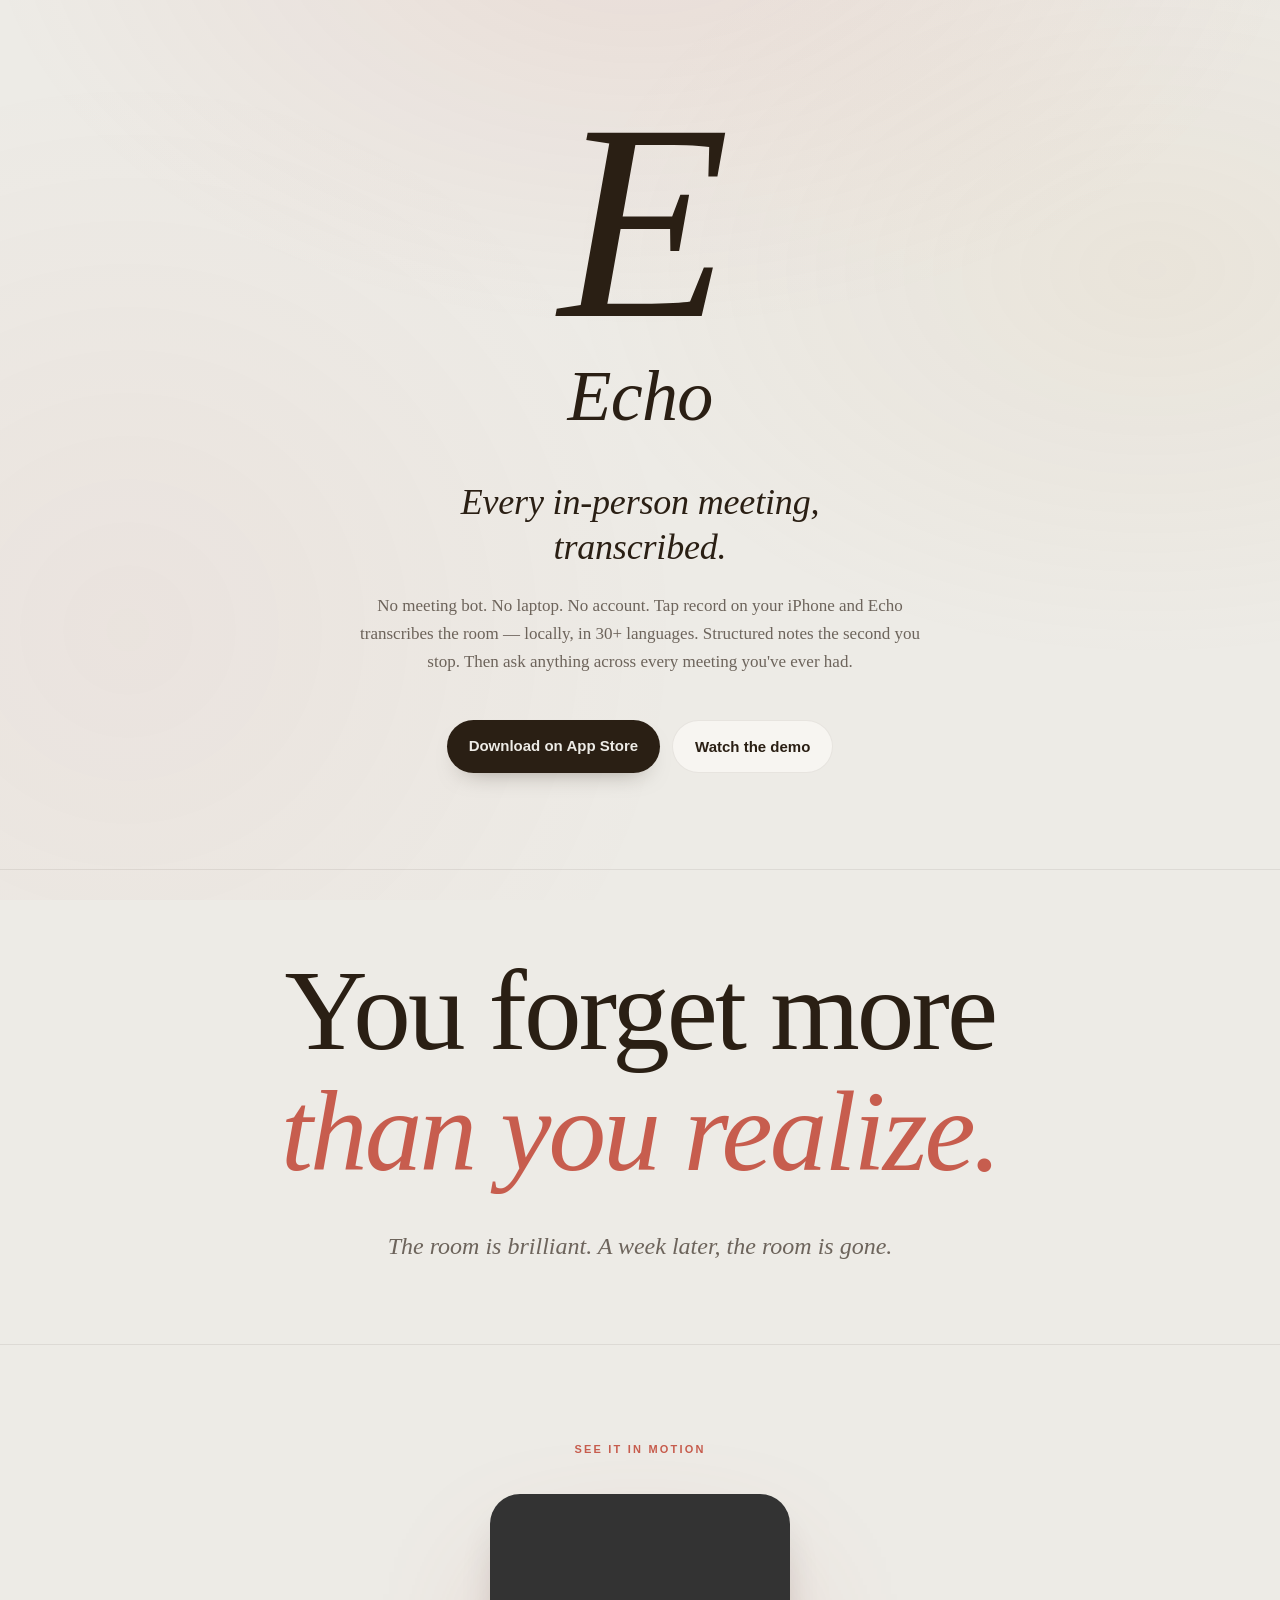
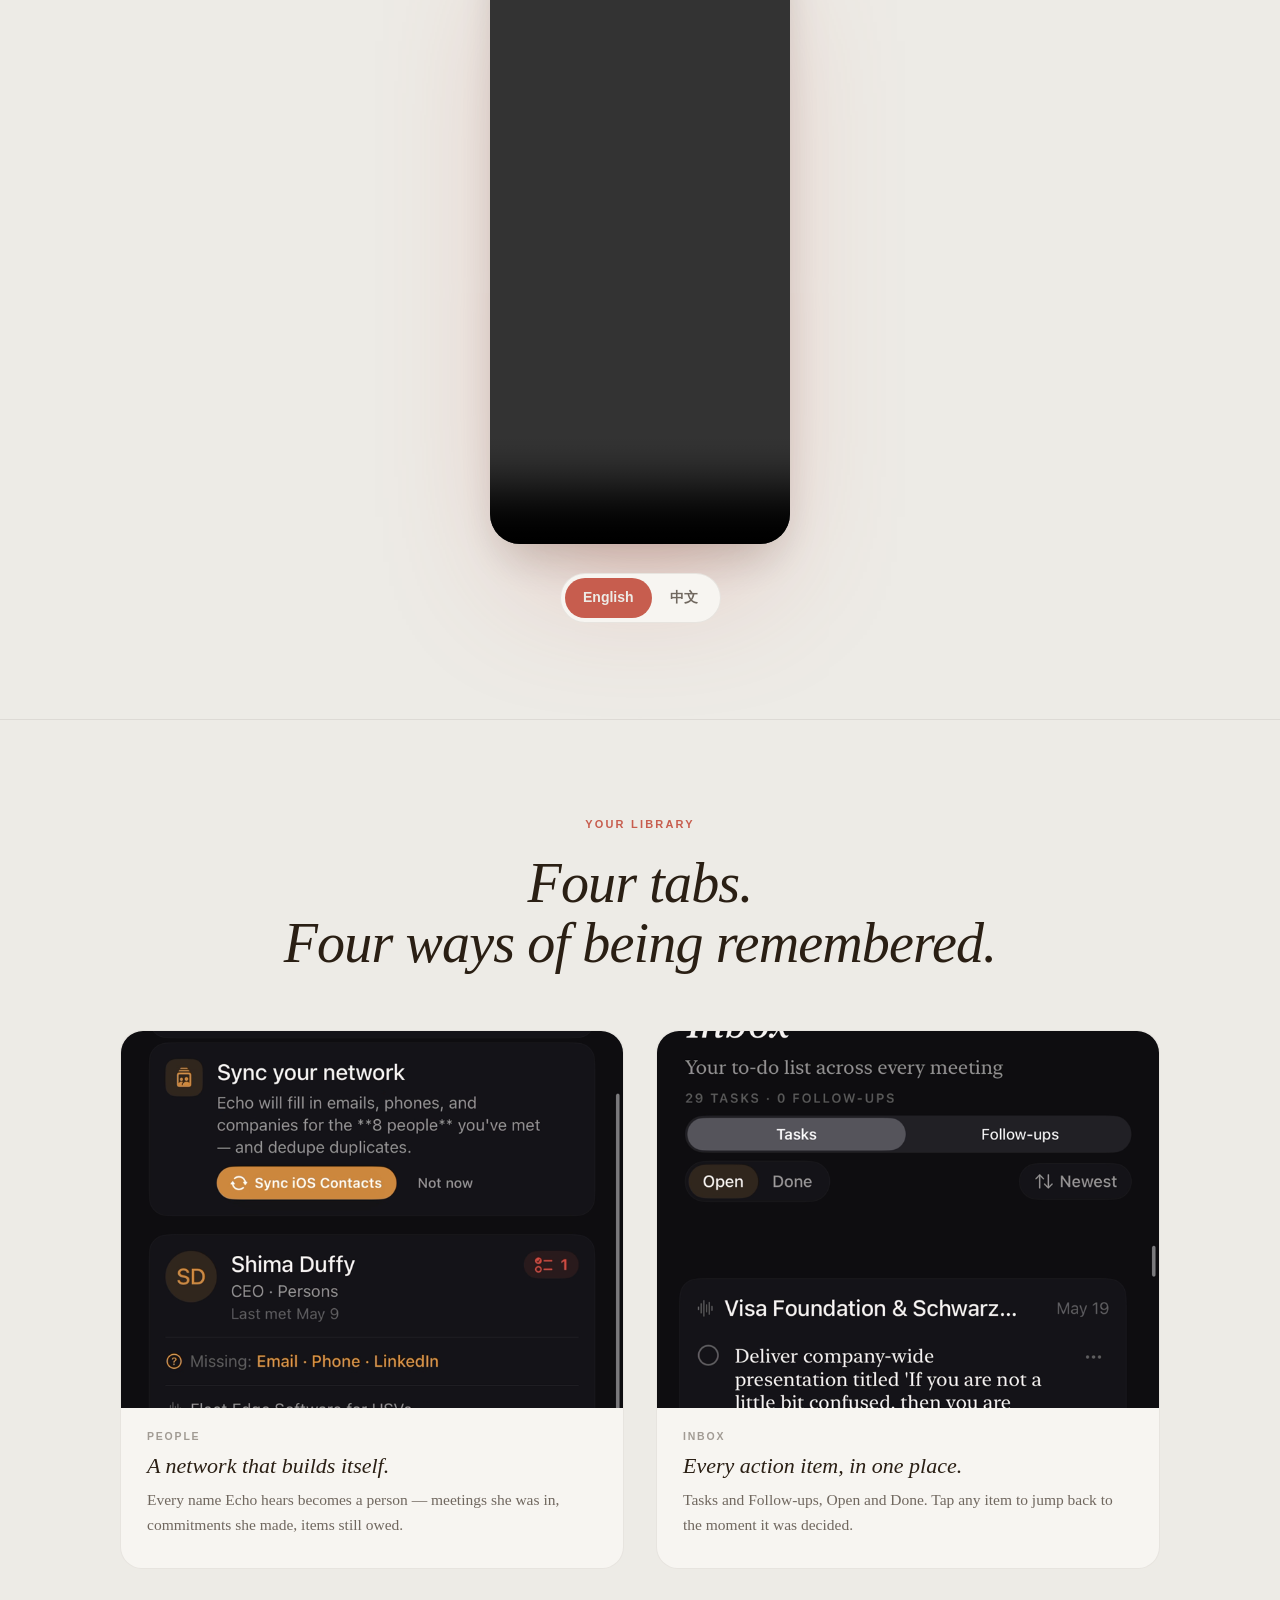
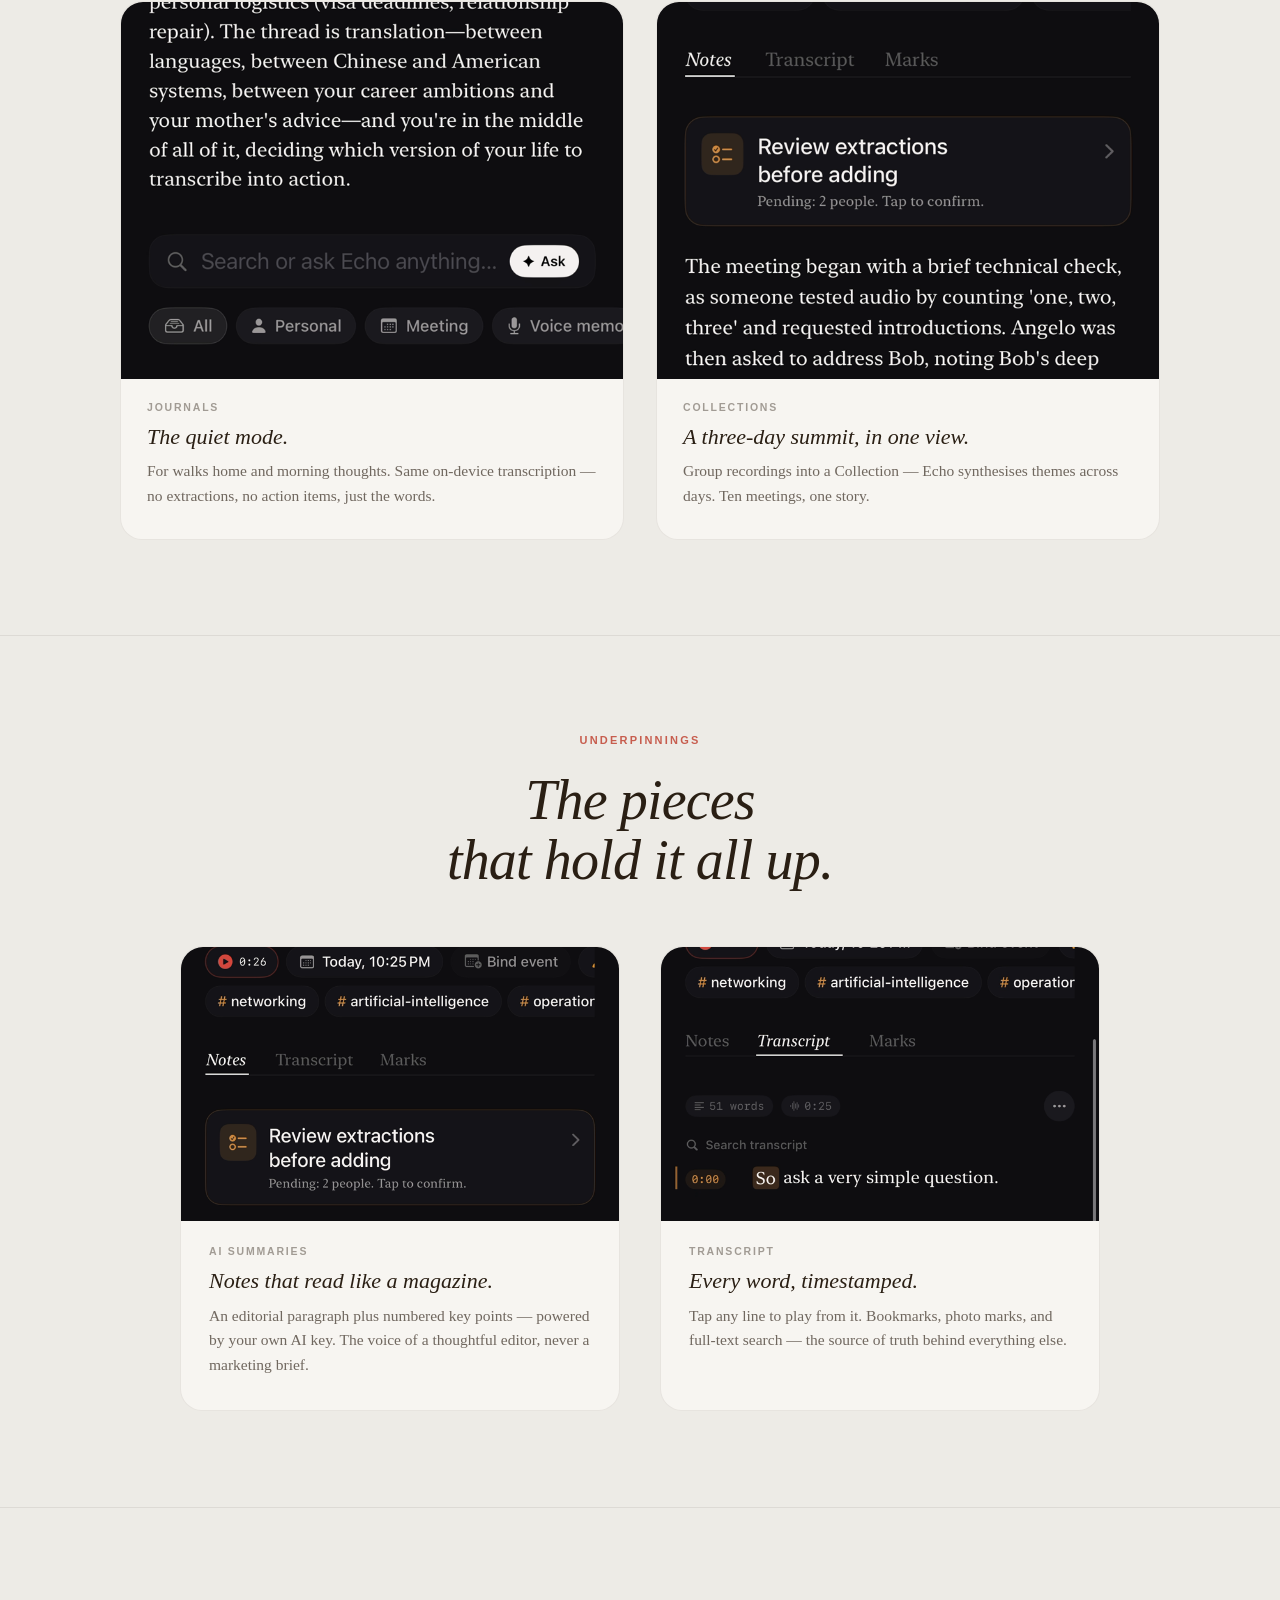
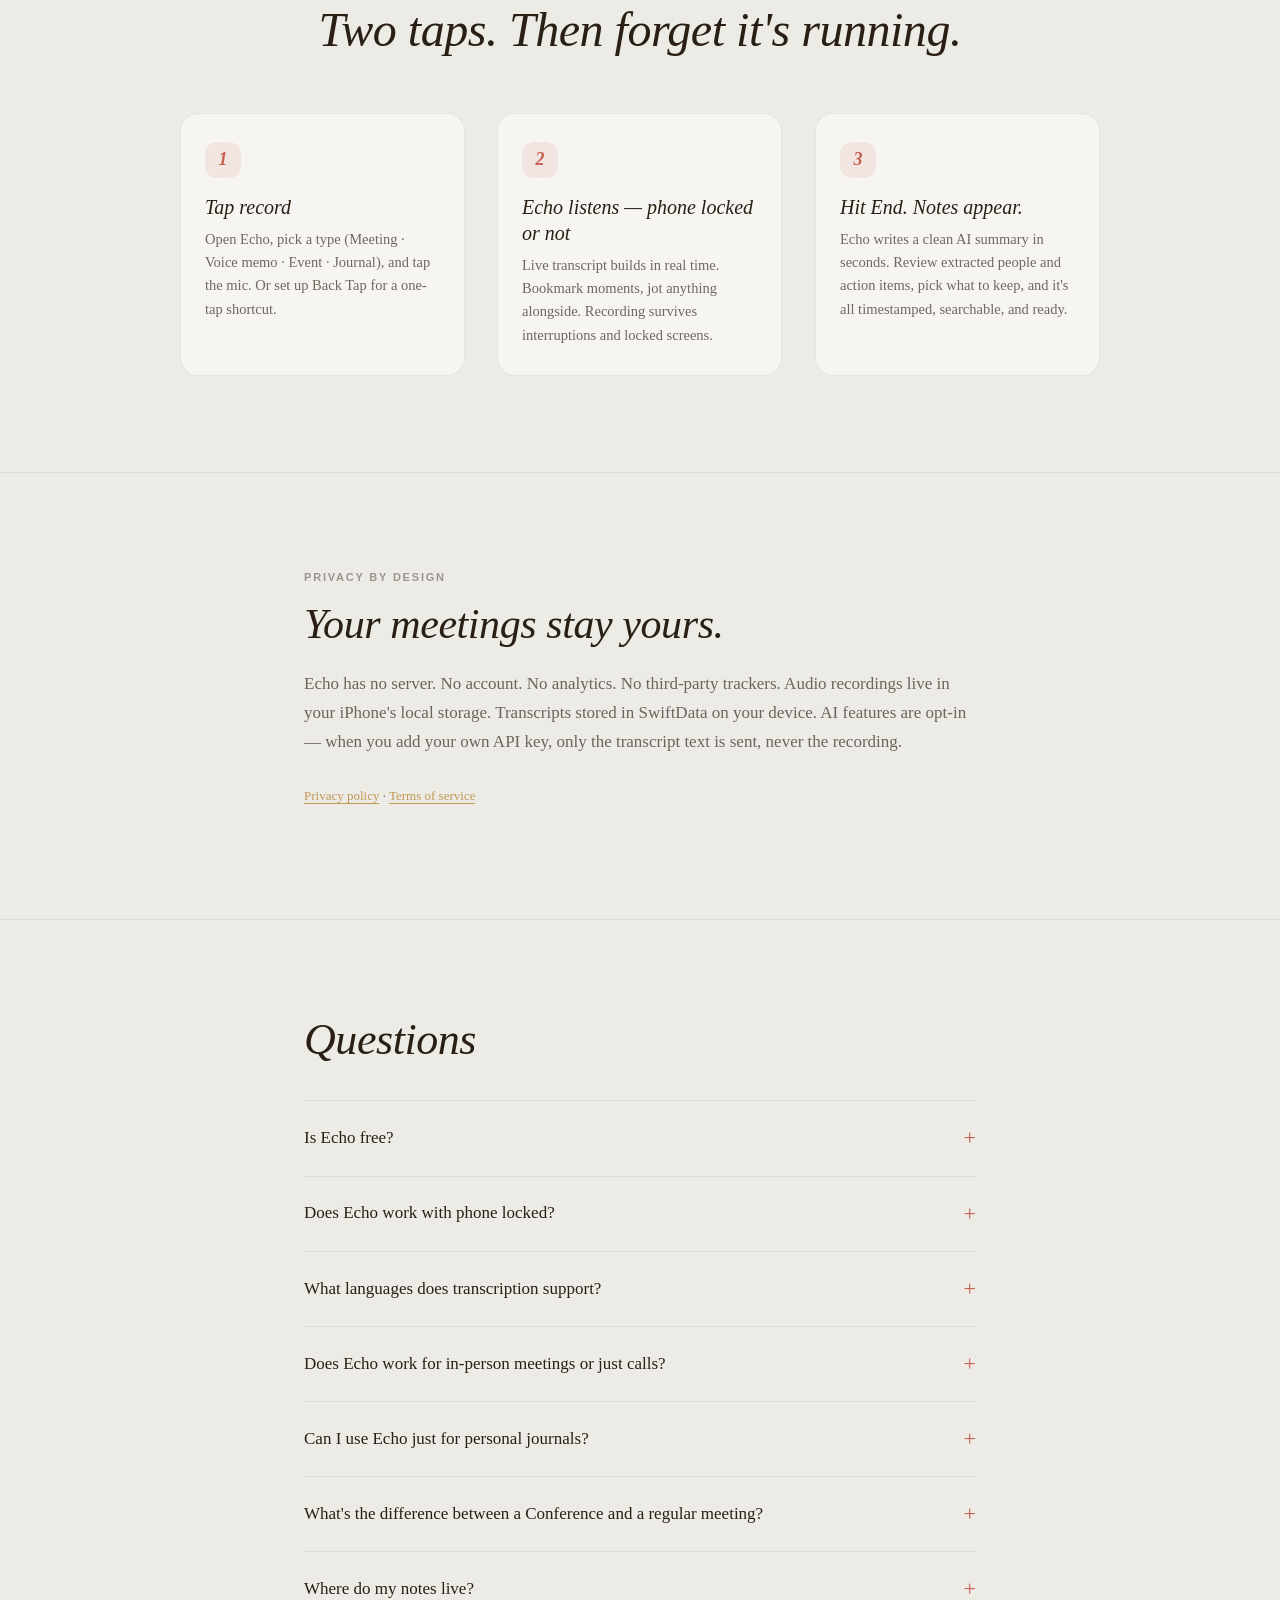
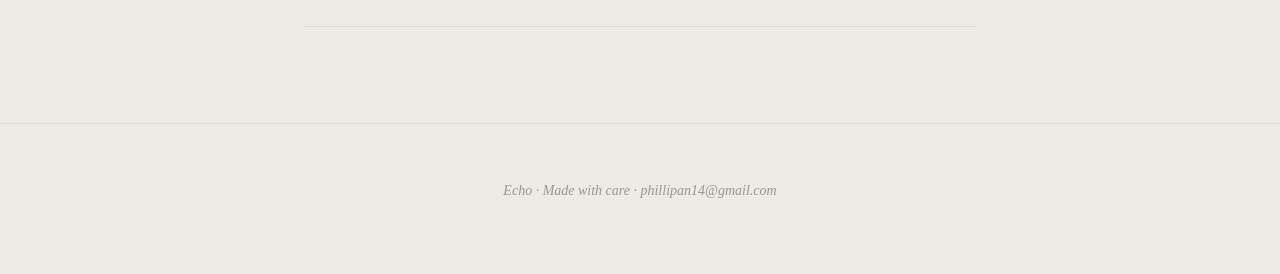
<file: docs/index.html>
<!DOCTYPE html>
<html lang="en">
<head>
    <meta charset="UTF-8">
    <meta name="viewport" content="width=device-width, initial-scale=1.0, viewport-fit=cover">
    <title>Echo — Every in-person meeting, transcribed on your iPhone.</title>
    <meta name="description" content="No meeting bot. No laptop. No account. Tap record on your iPhone — Echo transcribes the room locally in 30+ languages, writes structured notes, and answers questions across every meeting you've had.">
    <link rel="canonical" href="https://phillipan14.github.io/echo-site/">

    <meta property="og:type" content="website">
    <meta property="og:url" content="https://phillipan14.github.io/echo-site/">
    <meta property="og:title" content="Echo — Every in-person meeting, transcribed on your iPhone.">
    <meta property="og:description" content="No bot. No laptop. No account. Tap record — Echo transcribes the room locally in 30+ languages. Structured notes. Ask anything across your meeting history.">
    <meta property="og:image" content="https://phillipan14.github.io/echo-site/shots/dashboard.png">
    <meta name="twitter:card" content="summary_large_image">
    <meta name="twitter:title" content="Echo — Every in-person meeting, transcribed on your iPhone.">
    <meta name="twitter:description" content="No bot, no laptop, no account. Tap record on iPhone. 30+ languages, on-device.">
    <meta name="twitter:image" content="https://phillipan14.github.io/echo-site/shots/dashboard.png">

    <link rel="stylesheet" href="style.css">
</head>
<body>
    <main class="hero">
        <div class="container">
            <div class="hero-inner">
                <div class="echo-mark reveal">E</div>
                <h1 class="wordmark reveal reveal-delay-1">Echo</h1>
                <p class="tagline reveal reveal-delay-2">Every in-person meeting,<br><em>transcribed.</em></p>
                <p class="subtitle reveal reveal-delay-3">No meeting bot. No laptop. No account. Tap record on your iPhone and Echo transcribes the room — locally, in 30+ languages. Structured notes the second you stop. Then ask anything across every meeting you've ever had.</p>
                <div class="cta-row reveal reveal-delay-4">
                    <a href="https://apps.apple.com/app/id6766643542" class="cta-primary">Download on App Store</a>
                    <a href="#demo" class="cta-secondary">Watch the demo</a>
                </div>
            </div>
        </div>
    </main>

    <section class="moments">
        <div class="container">
            <p class="moments-line reveal">You forget more<br><em>than you realize.</em></p>
            <p class="moments-sub reveal reveal-delay-2">The room is brilliant. A week later, the room is gone.</p>
        </div>
    </section>

    <section id="demo" class="demo-section">
        <div class="container">
            <div class="demo-eyebrow reveal">SEE IT IN MOTION</div>
            <div class="demo-frame reveal reveal-delay-1">
                <video id="demo-video" class="demo-video" controls preload="metadata" playsinline>
                    <source src="demo-en.mp4" type="video/mp4">
                </video>
            </div>
            <div class="demo-lang reveal reveal-delay-2" role="group" aria-label="Video language">
                <button type="button" aria-pressed="true" data-src="demo-en.mp4">English</button>
                <button type="button" aria-pressed="false" data-src="demo-zh.mp4">中文</button>
            </div>
        </div>
    </section>

    <!-- ───────────── YOUR LIBRARY (compact 2x2) ───────────── -->
    <section class="mosaic library-mosaic">
        <div class="container container-wide">
            <div class="mosaic-head">
                <div class="stage-eyebrow reveal">YOUR LIBRARY</div>
                <h2 class="mosaic-h2 reveal reveal-delay-1">Four tabs.<br><em>Four ways of being remembered.</em></h2>
            </div>
            <div class="mosaic-grid mosaic-grid-4">
                <div class="tile reveal">
                    <div class="tile-thumb"><img src="shots/people.png" alt="Echo's People view."></div>
                    <div class="tile-eyebrow">PEOPLE</div>
                    <h3 class="tile-title">A network that builds itself.</h3>
                    <p class="tile-body">Every name Echo hears becomes a person — meetings she was in, commitments she made, items still owed.</p>
                </div>
                <div class="tile reveal reveal-delay-1">
                    <div class="tile-thumb"><img src="shots/inbox.png" alt="The Inbox tab."></div>
                    <div class="tile-eyebrow">INBOX</div>
                    <h3 class="tile-title">Every action item, in one place.</h3>
                    <p class="tile-body">Tasks and Follow-ups, Open and Done. Tap any item to jump back to the moment it was decided.</p>
                </div>
                <div class="tile reveal reveal-delay-2">
                    <div class="tile-thumb"><img src="shots/journals.png" alt="Journal recording mode."></div>
                    <div class="tile-eyebrow">JOURNALS</div>
                    <h3 class="tile-title">The quiet mode.</h3>
                    <p class="tile-body">For walks home and morning thoughts. Same on-device transcription — no extractions, no action items, just the words.</p>
                </div>
                <div class="tile reveal reveal-delay-3">
                    <div class="tile-thumb"><img src="shots/summary.png" alt="A multi-day collection synthesis."></div>
                    <div class="tile-eyebrow">COLLECTIONS</div>
                    <h3 class="tile-title">A three-day summit, in one view.</h3>
                    <p class="tile-body">Group recordings into a Collection — Echo synthesises themes across days. Ten meetings, one story.</p>
                </div>
            </div>
        </div>
    </section>

    <!-- MOSAIC — the quieter underpinnings -->
    <section class="mosaic">
        <div class="container container-wide">
            <div class="mosaic-head">
                <div class="stage-eyebrow reveal">UNDERPINNINGS</div>
                <h2 class="mosaic-h2 reveal reveal-delay-1">The pieces<br>that hold it all up.</h2>
            </div>
            <div class="mosaic-grid mosaic-grid-2">
                <div class="tile reveal">
                    <div class="tile-thumb"><img src="shots/summary.png" alt="An editorial AI-written meeting summary."></div>
                    <div class="tile-eyebrow">AI SUMMARIES</div>
                    <h3 class="tile-title">Notes that read like a magazine.</h3>
                    <p class="tile-body">An editorial paragraph plus numbered key points — powered by your own AI key. The voice of a thoughtful editor, never a marketing brief.</p>
                </div>
                <div class="tile reveal reveal-delay-1">
                    <div class="tile-thumb"><img src="shots/transcript.png" alt="Timestamped transcript with playback markers."></div>
                    <div class="tile-eyebrow">TRANSCRIPT</div>
                    <h3 class="tile-title">Every word, timestamped.</h3>
                    <p class="tile-body">Tap any line to play from it. Bookmarks, photo marks, and full-text search — the source of truth behind everything else.</p>
                </div>
            </div>
        </div>
    </section>

    <section class="how">
        <div class="container">
            <h2 class="reveal">Two taps. Then forget it's running.</h2>
            <div class="how-steps">
                <div class="how-step reveal">
                    <div class="how-num">1</div>
                    <h3>Tap record</h3>
                    <p>Open Echo, pick a type (Meeting · Voice memo · Event · Journal), and tap the mic. Or set up Back Tap for a one-tap shortcut.</p>
                </div>
                <div class="how-step reveal reveal-delay-1">
                    <div class="how-num">2</div>
                    <h3>Echo listens — phone locked or not</h3>
                    <p>Live transcript builds in real time. Bookmark moments, jot anything alongside. Recording survives interruptions and locked screens.</p>
                </div>
                <div class="how-step reveal reveal-delay-2">
                    <div class="how-num">3</div>
                    <h3>Hit End. Notes appear.</h3>
                    <p>Echo writes a clean AI summary in seconds. Review extracted people and action items, pick what to keep, and it's all timestamped, searchable, and ready.</p>
                </div>
            </div>
        </div>
    </section>

    <section class="privacy">
        <div class="container container-narrow">
            <div class="feature-eyebrow reveal">PRIVACY BY DESIGN</div>
            <h2 class="reveal reveal-delay-1">Your meetings stay yours.</h2>
            <p class="reveal reveal-delay-2">Echo has no server. No account. No analytics. No third-party trackers. Audio recordings live in your iPhone's local storage. Transcripts stored in SwiftData on your device. AI features are opt-in — when you add your own API key, only the transcript text is sent, never the recording.</p>
            <p class="aside reveal reveal-delay-3"><a href="privacy.html">Privacy policy</a> · <a href="terms.html">Terms of service</a></p>
        </div>
    </section>

    <section class="faq">
        <div class="container container-narrow">
            <h2 class="reveal">Questions</h2>
            <details>
                <summary>Is Echo free?</summary>
                <p>The app itself is free. AI features (summaries, the Ask-this-meeting chat) use your own API key from Claude or DeepSeek — you pay them directly, typically pennies per meeting. No subscription to Echo.</p>
            </details>
            <details>
                <summary>Does Echo work with phone locked?</summary>
                <p>Yes. Echo keeps transcribing even when you lock your phone or switch to another app. The recording survives interruptions like phone calls.</p>
            </details>
            <details>
                <summary>What languages does transcription support?</summary>
                <p>30+ languages via Apple Speech, on-device. Multilingual mode is built for code-switching speakers (e.g. an English-Mandarin meeting transcribes both languages in one pass).</p>
            </details>
            <details>
                <summary>Does Echo work for in-person meetings or just calls?</summary>
                <p>Both. Echo uses your iPhone's microphone, so it captures any audio your phone can hear — in-person rooms, Zoom on speaker, AirPods, etc.</p>
            </details>
            <details>
                <summary>Can I use Echo just for personal journals?</summary>
                <p>Yes. Journal is one of four recording modes and skips the people/action-item extraction by default. Speak; Echo transcribes; the entry files itself with a date and lives alongside your meetings (but private).</p>
            </details>
            <details>
                <summary>What's the difference between a Conference and a regular meeting?</summary>
                <p>Conferences are Collections — multi-day, date-bounded groupings of related recordings. You get one synthesised page across all the sessions: themes, decisions, follow-ups owed. Useful for summits, off-sites, or any week where ten meetings belong to one story.</p>
            </details>
            <details>
                <summary>Where do my notes live?</summary>
                <p>On your iPhone, in SwiftData. iCloud Backup catches them like any iPhone app. No server, no account — your meetings never leave your device unless you choose to send the transcript text to an AI provider for summary.</p>
            </details>
        </div>
    </section>

    <footer>
        <div class="container">
            <p>Echo · Made with care · <a href="mailto:phillipan14@gmail.com">phillipan14@gmail.com</a></p>
        </div>
    </footer>

    <script>
        (function() {
            var reduced = window.matchMedia('(prefers-reduced-motion: reduce)').matches;

            // Demo language toggle (always on)
            var video = document.getElementById('demo-video');
            var langButtons = document.querySelectorAll('.demo-lang button');
            langButtons.forEach(function(btn) {
                btn.addEventListener('click', function() {
                    langButtons.forEach(function(b) { b.setAttribute('aria-pressed', b === btn ? 'true' : 'false'); });
                    var wasPlaying = !video.paused;
                    video.src = btn.dataset.src;
                    video.load();
                    if (wasPlaying) video.play();
                });
            });

            if (reduced) {
                document.querySelectorAll('.reveal').forEach(function(el) { el.classList.add('in-view'); });
                return;
            }

            // Reveal-on-scroll
            var revealEls = document.querySelectorAll('.reveal');
            if ('IntersectionObserver' in window) {
                var io = new IntersectionObserver(function(entries) {
                    entries.forEach(function(entry) {
                        if (entry.isIntersecting) {
                            entry.target.classList.add('in-view');
                            io.unobserve(entry.target);
                        }
                    });
                }, { threshold: 0.08, rootMargin: '0px 0px -6% 0px' });
                revealEls.forEach(function(el) { io.observe(el); });
            } else {
                revealEls.forEach(function(el) { el.classList.add('in-view'); });
            }

            // Safety net: force-reveal anything still hidden after 1.8s
            // (handles cases where IO never fires — e.g. sections already past threshold on load)
            setTimeout(function() {
                document.querySelectorAll('.reveal:not(.in-view)').forEach(function(el) {
                    var rect = el.getBoundingClientRect();
                    if (rect.top < window.innerHeight * 1.1) {
                        el.classList.add('in-view');
                    }
                });
            }, 1800);

            // Final safety: after 4s, reveal everything regardless
            setTimeout(function() {
                document.querySelectorAll('.reveal:not(.in-view)').forEach(function(el) {
                    el.classList.add('in-view');
                });
            }, 4000);

            // Hero parallax (desktop only, gentle)
            var hero = document.querySelector('.hero-inner');
            var isMobile = window.matchMedia('(max-width: 720px)').matches;
            if (hero && !isMobile) {
                var ticking = false;
                window.addEventListener('scroll', function() {
                    if (ticking) return;
                    ticking = true;
                    window.requestAnimationFrame(function() {
                        var y = window.scrollY || window.pageYOffset;
                        var vh = window.innerHeight;
                        if (y < vh * 1.2) {
                            hero.style.transform = 'translate3d(0,' + (y * 0.28) + 'px,0)';
                            hero.style.opacity = Math.max(0, 1 - (y / (vh * 0.85))).toFixed(3);
                        }
                        ticking = false;
                    });
                }, { passive: true });
            }

        })();
    </script>
</body>
</html>
</file>
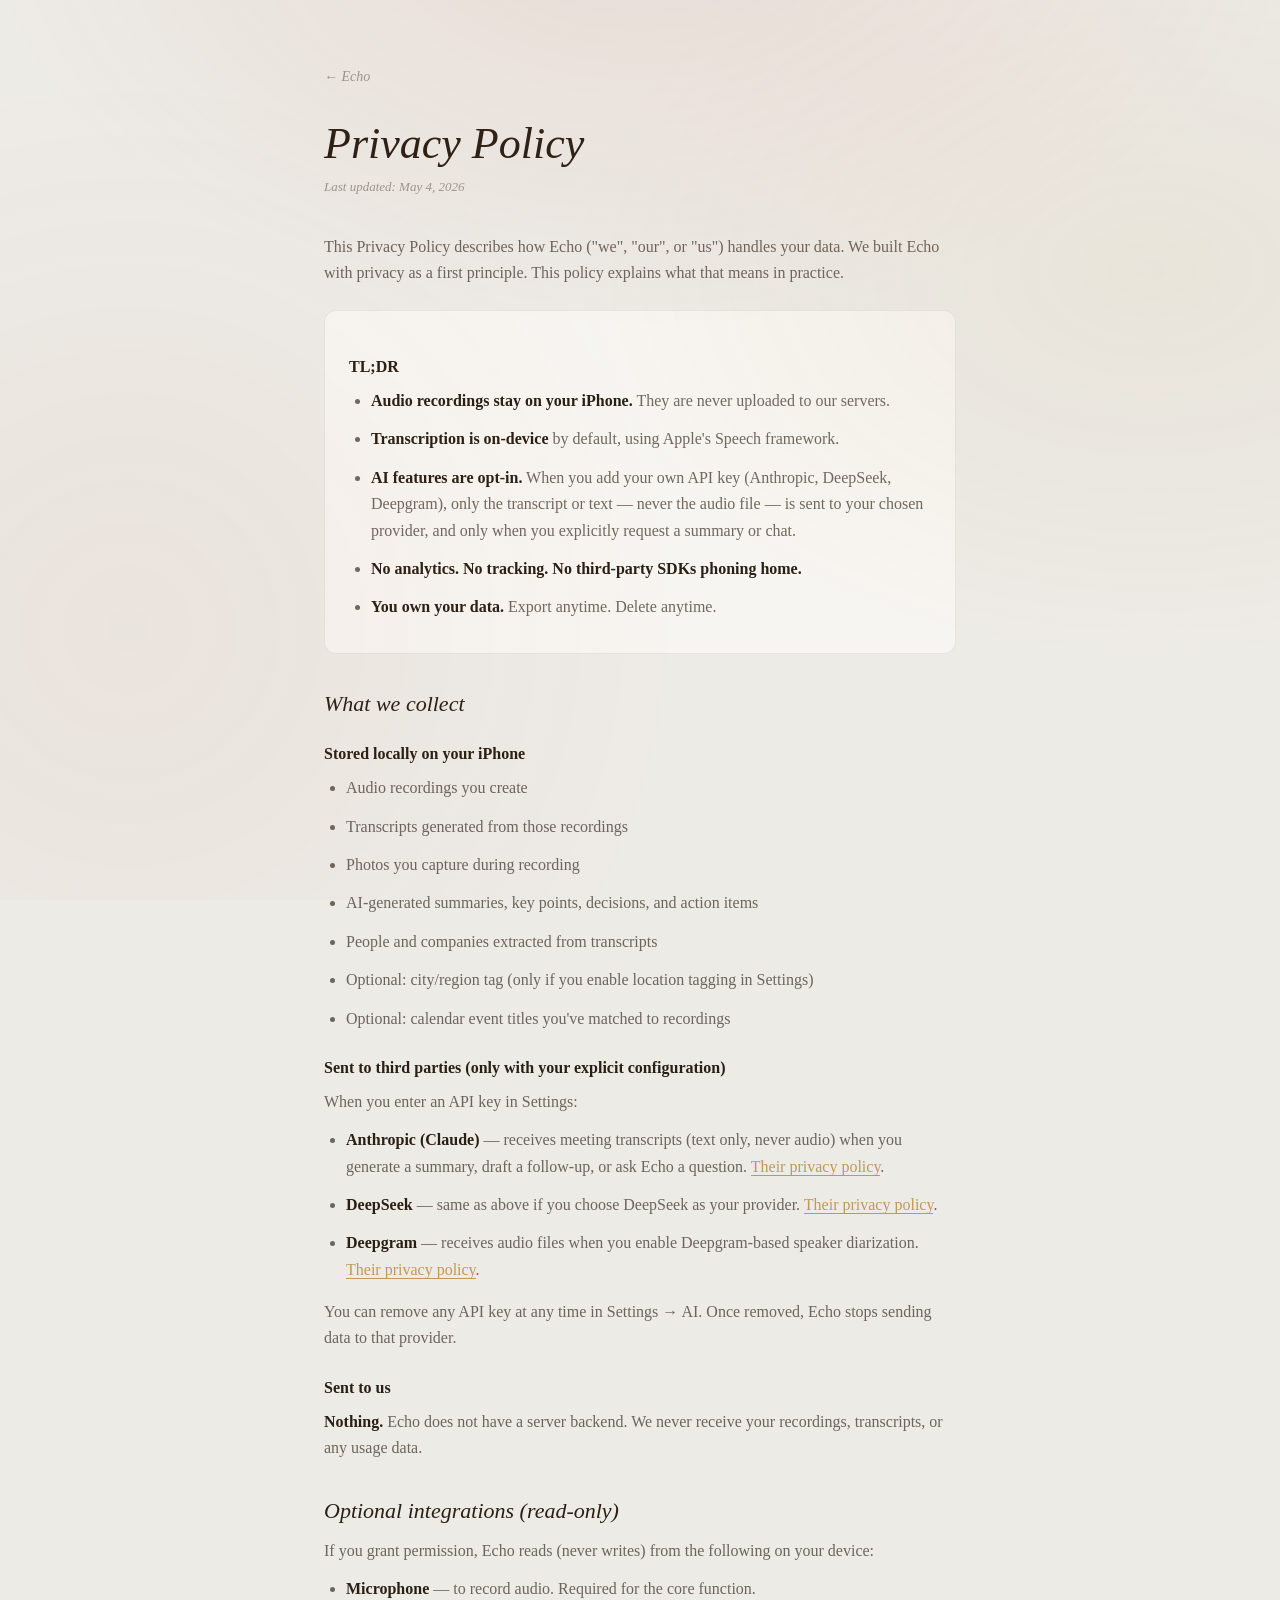
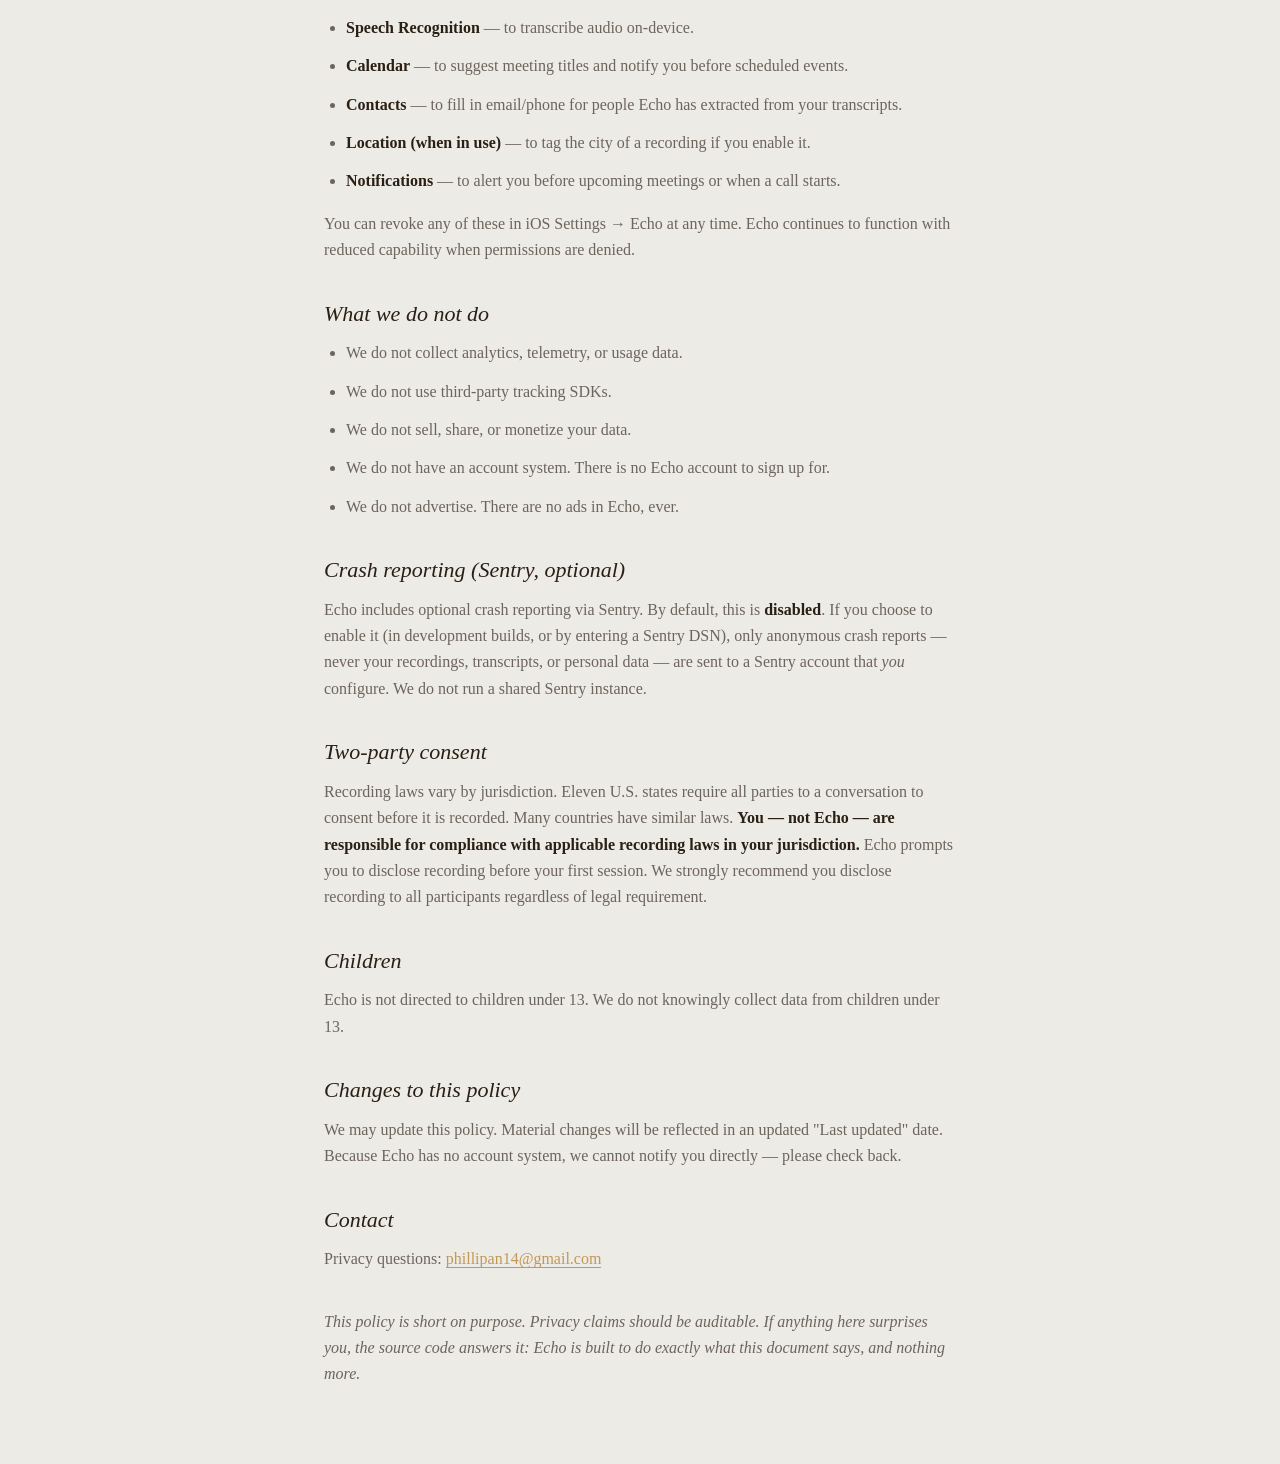
<file: docs/privacy.html>
<!DOCTYPE html>
<html lang="en">
<head>
    <meta charset="UTF-8">
    <meta name="viewport" content="width=device-width, initial-scale=1.0">
    <title>Privacy Policy — Echo</title>
    <link rel="stylesheet" href="style.css">
</head>
<body>
    <article class="doc-page">
        <a href="index.html" class="home-link">← Echo</a>
        <h1>Privacy Policy</h1>
        <p class="updated">Last updated: May 4, 2026</p>

        <p>This Privacy Policy describes how Echo ("we", "our", or "us") handles your data. We built Echo with privacy as a first principle. This policy explains what that means in practice.</p>

        <div class="tldr">
            <h3>TL;DR</h3>
            <ul>
                <li><strong>Audio recordings stay on your iPhone.</strong> They are never uploaded to our servers.</li>
                <li><strong>Transcription is on-device</strong> by default, using Apple's Speech framework.</li>
                <li><strong>AI features are opt-in.</strong> When you add your own API key (Anthropic, DeepSeek, Deepgram), only the transcript or text — never the audio file — is sent to your chosen provider, and only when you explicitly request a summary or chat.</li>
                <li><strong>No analytics. No tracking. No third-party SDKs phoning home.</strong></li>
                <li><strong>You own your data.</strong> Export anytime. Delete anytime.</li>
            </ul>
        </div>

        <h2>What we collect</h2>

        <h3>Stored locally on your iPhone</h3>
        <ul>
            <li>Audio recordings you create</li>
            <li>Transcripts generated from those recordings</li>
            <li>Photos you capture during recording</li>
            <li>AI-generated summaries, key points, decisions, and action items</li>
            <li>People and companies extracted from transcripts</li>
            <li>Optional: city/region tag (only if you enable location tagging in Settings)</li>
            <li>Optional: calendar event titles you've matched to recordings</li>
        </ul>

        <h3>Sent to third parties (only with your explicit configuration)</h3>
        <p>When you enter an API key in Settings:</p>
        <ul>
            <li><strong>Anthropic (Claude)</strong> — receives meeting transcripts (text only, never audio) when you generate a summary, draft a follow-up, or ask Echo a question. <a href="https://www.anthropic.com/legal/privacy">Their privacy policy</a>.</li>
            <li><strong>DeepSeek</strong> — same as above if you choose DeepSeek as your provider. <a href="https://platform.deepseek.com/privacy">Their privacy policy</a>.</li>
            <li><strong>Deepgram</strong> — receives audio files when you enable Deepgram-based speaker diarization. <a href="https://deepgram.com/privacy">Their privacy policy</a>.</li>
        </ul>
        <p>You can remove any API key at any time in Settings → AI. Once removed, Echo stops sending data to that provider.</p>

        <h3>Sent to us</h3>
        <p><strong>Nothing.</strong> Echo does not have a server backend. We never receive your recordings, transcripts, or any usage data.</p>

        <h2>Optional integrations (read-only)</h2>
        <p>If you grant permission, Echo reads (never writes) from the following on your device:</p>
        <ul>
            <li><strong>Microphone</strong> — to record audio. Required for the core function.</li>
            <li><strong>Speech Recognition</strong> — to transcribe audio on-device.</li>
            <li><strong>Calendar</strong> — to suggest meeting titles and notify you before scheduled events.</li>
            <li><strong>Contacts</strong> — to fill in email/phone for people Echo has extracted from your transcripts.</li>
            <li><strong>Location (when in use)</strong> — to tag the city of a recording if you enable it.</li>
            <li><strong>Notifications</strong> — to alert you before upcoming meetings or when a call starts.</li>
        </ul>
        <p>You can revoke any of these in iOS Settings → Echo at any time. Echo continues to function with reduced capability when permissions are denied.</p>

        <h2>What we do not do</h2>
        <ul>
            <li>We do not collect analytics, telemetry, or usage data.</li>
            <li>We do not use third-party tracking SDKs.</li>
            <li>We do not sell, share, or monetize your data.</li>
            <li>We do not have an account system. There is no Echo account to sign up for.</li>
            <li>We do not advertise. There are no ads in Echo, ever.</li>
        </ul>

        <h2>Crash reporting (Sentry, optional)</h2>
        <p>Echo includes optional crash reporting via Sentry. By default, this is <strong>disabled</strong>. If you choose to enable it (in development builds, or by entering a Sentry DSN), only anonymous crash reports — never your recordings, transcripts, or personal data — are sent to a Sentry account that <em>you</em> configure. We do not run a shared Sentry instance.</p>

        <h2>Two-party consent</h2>
        <p>Recording laws vary by jurisdiction. Eleven U.S. states require all parties to a conversation to consent before it is recorded. Many countries have similar laws. <strong>You — not Echo — are responsible for compliance with applicable recording laws in your jurisdiction.</strong> Echo prompts you to disclose recording before your first session. We strongly recommend you disclose recording to all participants regardless of legal requirement.</p>

        <h2>Children</h2>
        <p>Echo is not directed to children under 13. We do not knowingly collect data from children under 13.</p>

        <h2>Changes to this policy</h2>
        <p>We may update this policy. Material changes will be reflected in an updated "Last updated" date. Because Echo has no account system, we cannot notify you directly — please check back.</p>

        <h2>Contact</h2>
        <p>Privacy questions: <a href="mailto:phillipan14@gmail.com">phillipan14@gmail.com</a></p>

        <p style="font-style: italic; margin-top: 36px;">This policy is short on purpose. Privacy claims should be auditable. If anything here surprises you, the source code answers it: Echo is built to do exactly what this document says, and nothing more.</p>
    </article>
</body>
</html>
</file>
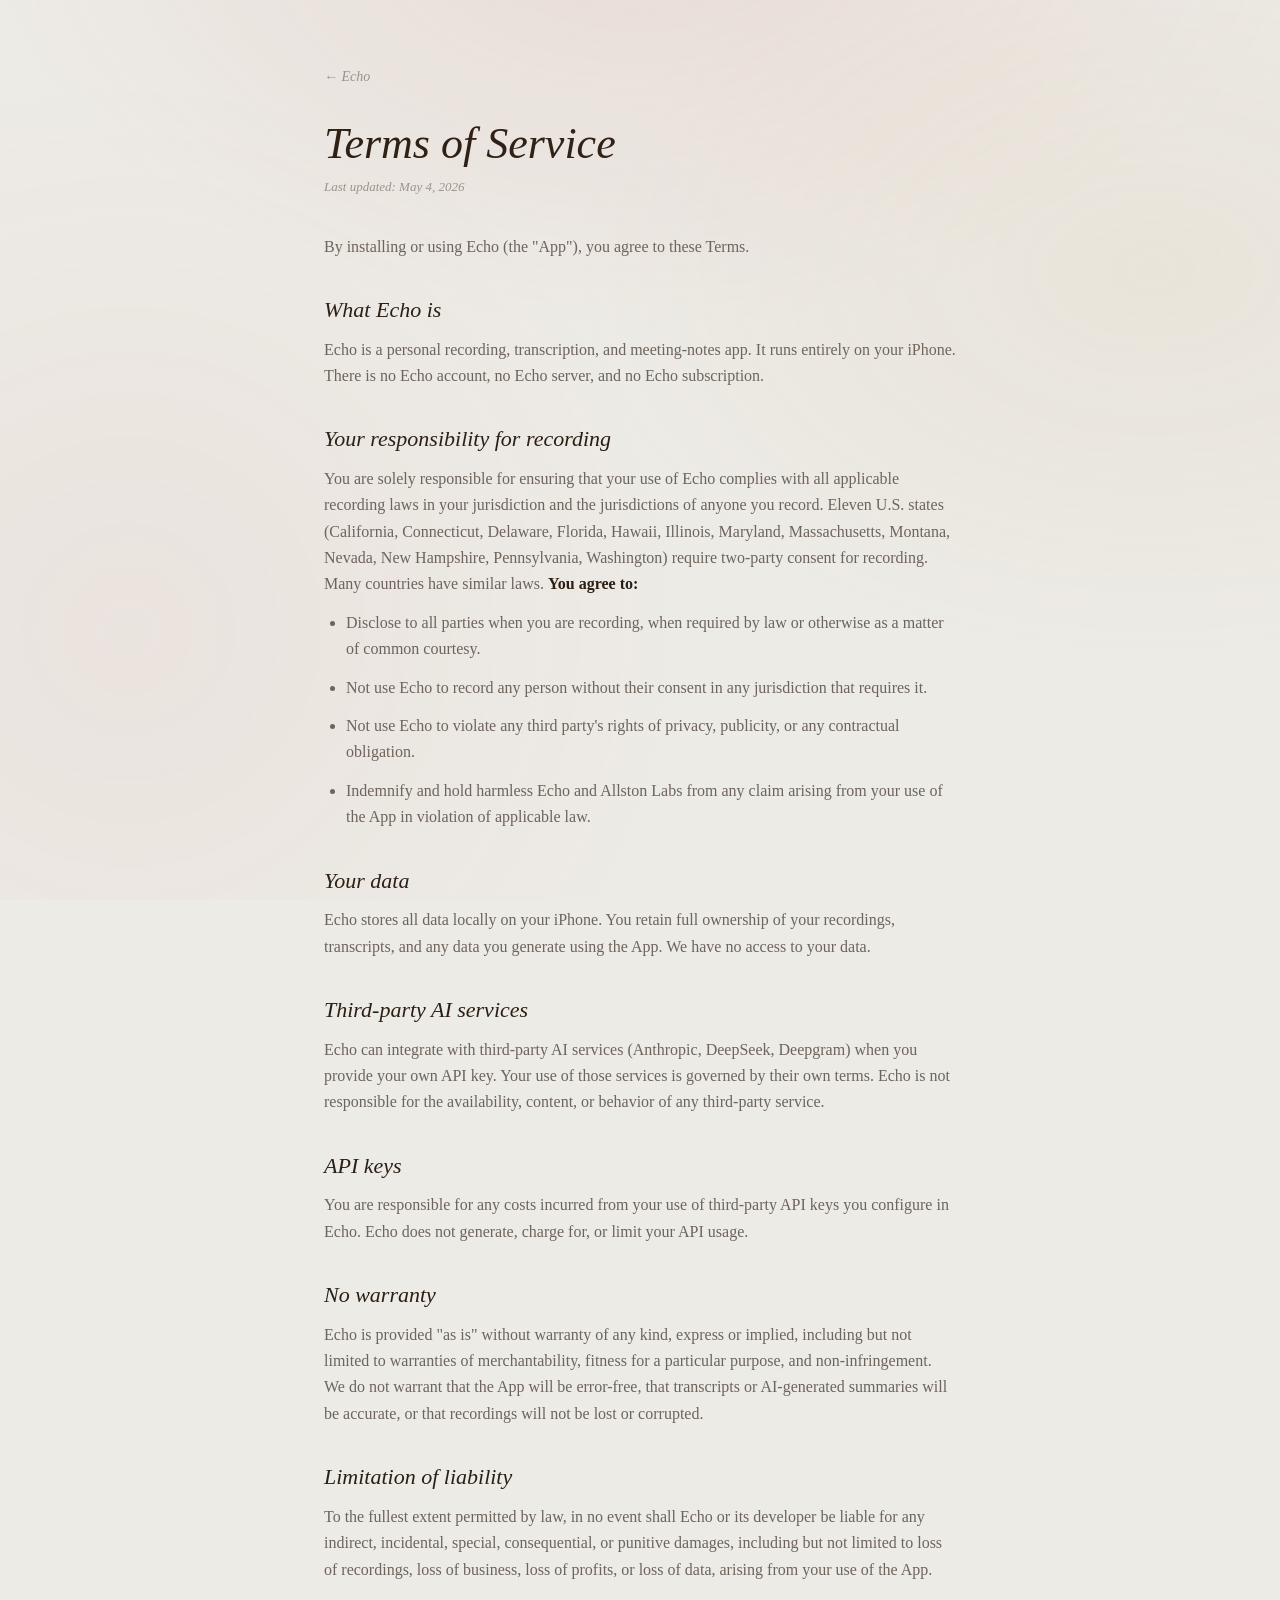
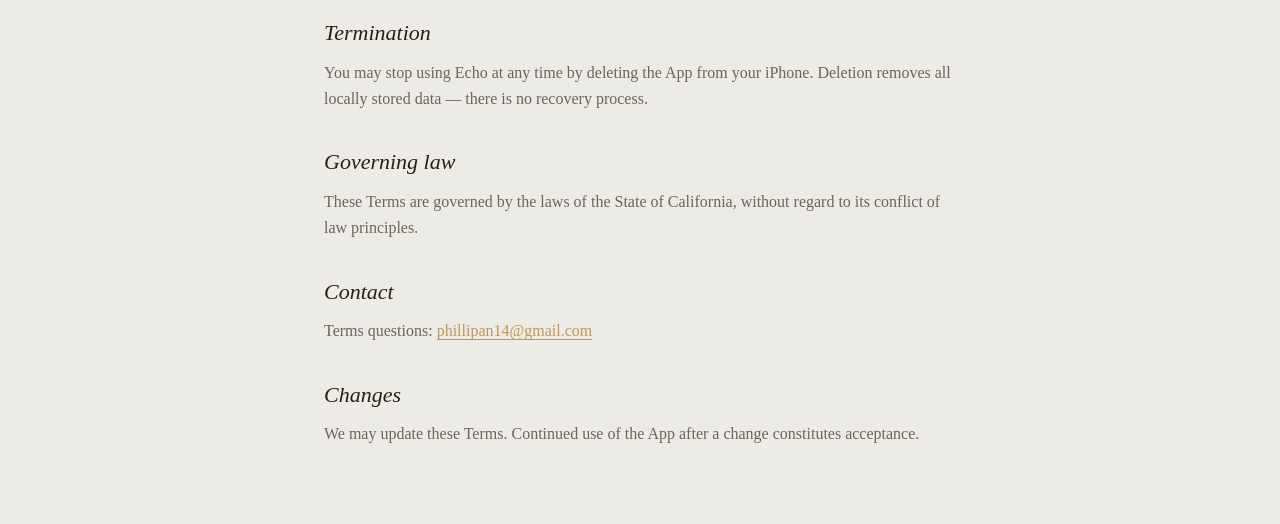
<file: docs/terms.html>
<!DOCTYPE html>
<html lang="en">
<head>
    <meta charset="UTF-8">
    <meta name="viewport" content="width=device-width, initial-scale=1.0">
    <title>Terms of Service — Echo</title>
    <link rel="stylesheet" href="style.css">
</head>
<body>
    <article class="doc-page">
        <a href="index.html" class="home-link">← Echo</a>
        <h1>Terms of Service</h1>
        <p class="updated">Last updated: May 4, 2026</p>

        <p>By installing or using Echo (the "App"), you agree to these Terms.</p>

        <h2>What Echo is</h2>
        <p>Echo is a personal recording, transcription, and meeting-notes app. It runs entirely on your iPhone. There is no Echo account, no Echo server, and no Echo subscription.</p>

        <h2>Your responsibility for recording</h2>
        <p>You are solely responsible for ensuring that your use of Echo complies with all applicable recording laws in your jurisdiction and the jurisdictions of anyone you record. Eleven U.S. states (California, Connecticut, Delaware, Florida, Hawaii, Illinois, Maryland, Massachusetts, Montana, Nevada, New Hampshire, Pennsylvania, Washington) require two-party consent for recording. Many countries have similar laws. <strong>You agree to:</strong></p>
        <ul>
            <li>Disclose to all parties when you are recording, when required by law or otherwise as a matter of common courtesy.</li>
            <li>Not use Echo to record any person without their consent in any jurisdiction that requires it.</li>
            <li>Not use Echo to violate any third party's rights of privacy, publicity, or any contractual obligation.</li>
            <li>Indemnify and hold harmless Echo and Allston Labs from any claim arising from your use of the App in violation of applicable law.</li>
        </ul>

        <h2>Your data</h2>
        <p>Echo stores all data locally on your iPhone. You retain full ownership of your recordings, transcripts, and any data you generate using the App. We have no access to your data.</p>

        <h2>Third-party AI services</h2>
        <p>Echo can integrate with third-party AI services (Anthropic, DeepSeek, Deepgram) when you provide your own API key. Your use of those services is governed by their own terms. Echo is not responsible for the availability, content, or behavior of any third-party service.</p>

        <h2>API keys</h2>
        <p>You are responsible for any costs incurred from your use of third-party API keys you configure in Echo. Echo does not generate, charge for, or limit your API usage.</p>

        <h2>No warranty</h2>
        <p>Echo is provided "as is" without warranty of any kind, express or implied, including but not limited to warranties of merchantability, fitness for a particular purpose, and non-infringement. We do not warrant that the App will be error-free, that transcripts or AI-generated summaries will be accurate, or that recordings will not be lost or corrupted.</p>

        <h2>Limitation of liability</h2>
        <p>To the fullest extent permitted by law, in no event shall Echo or its developer be liable for any indirect, incidental, special, consequential, or punitive damages, including but not limited to loss of recordings, loss of business, loss of profits, or loss of data, arising from your use of the App.</p>

        <h2>Termination</h2>
        <p>You may stop using Echo at any time by deleting the App from your iPhone. Deletion removes all locally stored data — there is no recovery process.</p>

        <h2>Governing law</h2>
        <p>These Terms are governed by the laws of the State of California, without regard to its conflict of law principles.</p>

        <h2>Contact</h2>
        <p>Terms questions: <a href="mailto:phillipan14@gmail.com">phillipan14@gmail.com</a></p>

        <h2>Changes</h2>
        <p>We may update these Terms. Continued use of the App after a change constitutes acceptance.</p>
    </article>
</body>
</html>
</file>
<file: docs/style.css>
:root {
    --cream: #EDEBE6;
    --surface: #F7F5F1;
    --warm-ink: #2A1F14;
    --warm-ink-soft: rgba(42, 31, 20, 0.66);
    --warm-ink-faint: rgba(42, 31, 20, 0.42);
    --terracotta: #C75D4E;
    --accent-warm: #C29856;
    --hairline: rgba(42, 31, 20, 0.08);
    --ease-expo: cubic-bezier(0.16, 1, 0.3, 1);
}

* {
    box-sizing: border-box;
    margin: 0;
    padding: 0;
}

html {
    -webkit-text-size-adjust: 100%;
    text-rendering: optimizeLegibility;
    -webkit-font-smoothing: antialiased;
    -moz-osx-font-smoothing: grayscale;
    scroll-behavior: smooth;
    overflow-x: hidden;
}

body {
    font-family: 'New York', 'Georgia', serif;
    background: var(--cream);
    color: var(--warm-ink);
    line-height: 1.55;
    overflow-x: hidden;
    width: 100%;
}

/* Atmospheric body wash */
body::before {
    content: "";
    position: fixed;
    inset: 0;
    background:
        radial-gradient(1100px 700px at 50% -10%, rgba(199, 93, 78, 0.10), transparent 60%),
        radial-gradient(900px 600px at 90% 30%, rgba(194, 152, 86, 0.08), transparent 65%),
        radial-gradient(800px 800px at 10% 70%, rgba(199, 93, 78, 0.05), transparent 70%);
    pointer-events: none;
    z-index: 0;
}

main, section, footer {
    position: relative;
    z-index: 1;
}

.container {
    max-width: 1100px;
    margin: 0 auto;
    padding: 0 24px;
}

.container-wide {
    max-width: 1180px;
}

/* Narrow inner content for prose-heavy sections (faq, privacy, how, footer, demo, library-intro, moments) */
.container-narrow {
    max-width: 720px;
}

/* Within the new wider .container, narrow prose blocks by max-width on the elements themselves */
.hero .subtitle,
.moments-sub,
.library-sub {
    max-width: 560px;
    margin-left: auto;
    margin-right: auto;
}

/* Reveal-on-scroll — slower, more deliberate */
.reveal {
    opacity: 0;
    transform: translateY(22px);
    transition: opacity 900ms var(--ease-expo), transform 900ms var(--ease-expo);
    will-change: opacity, transform;
}
.reveal.in-view {
    opacity: 1;
    transform: translateY(0);
}
.reveal-delay-1 { transition-delay: 120ms; }
.reveal-delay-2 { transition-delay: 240ms; }
.reveal-delay-3 { transition-delay: 360ms; }
.reveal-delay-4 { transition-delay: 480ms; }

/* ───────────── HERO ───────────── */
.hero {
    padding: 96px 0;
    text-align: center;
    min-height: 72vh;
    display: flex;
    align-items: center;
    overflow: hidden;
}
.hero .container { width: 100%; }
.hero-inner { will-change: transform, opacity; }

.echo-mark {
    font-style: italic;
    font-weight: 400;
    font-size: clamp(140px, 22vw, 280px);
    line-height: 0.9;
    color: var(--warm-ink);
    margin-bottom: 12px;
    letter-spacing: -0.03em;
}

.wordmark {
    font-style: italic;
    font-weight: 400;
    font-size: clamp(48px, 6vw, 72px);
    line-height: 1;
    color: var(--warm-ink);
    margin-bottom: 48px;
    letter-spacing: -0.01em;
}

.tagline {
    font-style: italic;
    font-size: clamp(26px, 3.2vw, 36px);
    line-height: 1.25;
    color: var(--warm-ink);
    margin-bottom: 22px;
    font-weight: 400;
    letter-spacing: -0.005em;
}

.subtitle {
    font-size: 17px;
    line-height: 1.65;
    color: var(--warm-ink-soft);
    max-width: 560px;
    margin: 0 auto 44px;
}

.cta-row {
    display: flex;
    gap: 12px;
    justify-content: center;
    flex-wrap: wrap;
}

.cta-primary,
.cta-secondary {
    display: inline-block;
    padding: 14px 22px;
    border-radius: 28px;
    font-size: 15px;
    font-weight: 600;
    text-decoration: none;
    transition: transform 600ms var(--ease-expo), opacity 600ms var(--ease-expo), box-shadow 600ms var(--ease-expo);
    font-family: -apple-system, BlinkMacSystemFont, 'SF Pro Text', sans-serif;
}

.cta-primary {
    background: var(--warm-ink);
    color: var(--cream);
    box-shadow: 0 12px 24px -16px rgba(42, 31, 20, 0.5);
}

.cta-secondary {
    background: var(--surface);
    color: var(--warm-ink);
    border: 0.5px solid var(--hairline);
}

.cta-primary:hover,
.cta-secondary:hover {
    transform: translateY(-2px);
    opacity: 0.96;
    box-shadow: 0 16px 32px -16px rgba(42, 31, 20, 0.45);
}

/* ───────────── MOMENTS INTRO ───────────── */
.moments {
    min-height: 50vh;
    display: flex;
    align-items: center;
    justify-content: center;
    padding: 80px 0;
    border-top: 0.5px solid var(--hairline);
    text-align: center;
}

.moments-line {
    font-style: normal;
    font-weight: 400;
    font-size: clamp(40px, 9vw, 130px);
    line-height: 1.05;
    color: var(--warm-ink);
    letter-spacing: -0.025em;
    margin-bottom: 36px;
    overflow-wrap: break-word;
    word-wrap: break-word;
    hyphens: auto;
}

.moments-line em {
    font-style: italic;
    color: var(--terracotta);
}

.moments-sub {
    font-style: italic;
    font-size: clamp(18px, 2.2vw, 24px);
    line-height: 1.5;
    color: var(--warm-ink-soft);
    max-width: 560px;
    margin: 0 auto;
}

/* ───────────── DEMO ───────────── */
.demo-section {
    padding: 96px 0;
    border-top: 0.5px solid var(--hairline);
    text-align: center;
    overflow: hidden; /* contain the bleed glow */
}

.demo-eyebrow {
    font-family: -apple-system, BlinkMacSystemFont, 'SF Pro Text', sans-serif;
    font-size: 11px;
    font-weight: 600;
    letter-spacing: 2.2px;
    color: var(--terracotta);
    margin-bottom: 36px;
    display: block;
}

.demo-frame {
    position: relative;
    display: block;
    margin: 0 auto 28px;
    width: fit-content;
    max-width: 100%;
}

.demo-frame::before {
    content: "";
    position: absolute;
    inset: -8% -10%;
    background: radial-gradient(closest-side, rgba(199, 93, 78, 0.22), rgba(199, 93, 78, 0) 70%);
    z-index: 0;
    pointer-events: none;
    filter: blur(8px);
}

.demo-video {
    position: relative;
    z-index: 1;
    width: 100%;
    max-width: clamp(280px, 60vw, 380px);
    aspect-ratio: 1290 / 2796;
    border-radius: 30px;
    box-shadow: 0 60px 140px -40px rgba(199, 93, 78, 0.38),
                0 24px 48px -16px rgba(42, 31, 20, 0.26);
    background: var(--surface);
    display: block;
    margin: 0 auto;
}

.demo-lang {
    display: inline-flex;
    background: var(--surface);
    border-radius: 999px;
    padding: 4px;
    border: 0.5px solid var(--hairline);
    font-family: -apple-system, BlinkMacSystemFont, 'SF Pro Text', sans-serif;
    font-size: 14px;
    font-weight: 600;
}

.demo-lang button {
    background: transparent;
    border: none;
    color: var(--warm-ink-soft);
    padding: 8px 18px;
    min-height: 40px;
    border-radius: 999px;
    cursor: pointer;
    font: inherit;
    transition: background 0.25s var(--ease-expo), color 0.25s var(--ease-expo);
}

.demo-lang button[aria-pressed="true"] {
    background: var(--terracotta);
    color: var(--cream);
}

/* ───────────── STAGE (hero features) — shared bits ───────────── */
.stage {
    padding: 96px 0;
    border-top: 0.5px solid var(--hairline);
    position: relative;
}

.stage-inner {
    max-width: 1100px;
    margin: 0 auto;
    padding: 0 24px;
}

.stage-eyebrow {
    font-family: -apple-system, BlinkMacSystemFont, 'SF Pro Text', sans-serif;
    font-size: 11px;
    font-weight: 600;
    letter-spacing: 2.2px;
    color: var(--terracotta);
    margin-bottom: 20px;
}

.stage-eyebrow-centered { text-align: center; }

.stage-headline {
    font-style: italic;
    font-weight: 500;
    font-size: clamp(40px, 7vw, 96px);
    line-height: 1.05;
    color: var(--warm-ink);
    letter-spacing: -0.018em;
    margin-bottom: 36px;
}

.stage-headline-xl {
    font-size: clamp(44px, 8vw, 108px);
    text-align: center;
}

.stage-headline-centered { text-align: center; }

.stage-body {
    font-size: 18px;
    line-height: 1.6;
    color: var(--warm-ink-soft);
    max-width: 520px;
    margin: 0 0 16px;
}

.stage-body-centered {
    max-width: 560px;
    margin: 36px auto 0;
    text-align: center;
}

.stage-aside {
    font-size: 17px;
    line-height: 1.5;
    color: var(--warm-ink-faint);
    max-width: 480px;
    margin-top: 12px;
}

.stage-aside em {
    font-style: italic;
    color: var(--warm-ink-soft);
}

/* Phone shot common styling */
.stage-phone img,
.stage-bleed-shot img,
.twin-shot img,
.scrub-phone img {
    width: 100%;
    aspect-ratio: 1290 / 2796;
    object-fit: cover;
    border-radius: 32px;
    box-shadow:
        0 50px 120px -40px rgba(199, 93, 78, 0.34),
        0 24px 48px -16px rgba(42, 31, 20, 0.22),
        0 1px 0 rgba(255, 255, 255, 0.5) inset;
    background: var(--surface);
    display: block;
}

/* ───────────── STAGE 1 — CENTER (Live Transcription) ───────────── */
.stage-center .stage-inner {
    text-align: center;
}

/* Center stages: caption ALWAYS sits centered under the phone, on the phone's axis */
.stage-center .stage-body {
    max-width: 560px;
    margin: 36px auto 0;
    text-align: center;
}

.stage-center .stage-aside {
    max-width: 480px;
    margin: 12px auto 0;
    text-align: center;
}

.stage-phone {
    position: relative;
    display: flex;
    justify-content: center;
    margin: 40px auto 0;
}

.stage-phone img {
    max-width: clamp(260px, 32vw, 340px);
    position: relative;
    z-index: 1;
}

.stage-phone-halo::before {
    content: "";
    position: absolute;
    top: 50%;
    left: 50%;
    width: 140%;
    height: 100%;
    transform: translate(-50%, -50%);
    background: radial-gradient(closest-side, rgba(199, 93, 78, 0.28), rgba(199, 93, 78, 0) 65%);
    z-index: 0;
    pointer-events: none;
    filter: blur(10px);
}

/* ───────────── STAGE 2 — BLEED (Extract) ───────────── */
.stage-bleed {
    overflow: hidden;
    padding: 96px 0;
}

.stage-bleed-grid {
    max-width: 1380px;
    margin: 0 auto;
    padding: 0 24px;
    display: grid;
    grid-template-columns: 1fr;
    gap: 56px;
    align-items: center;
}

.stage-bleed-text {
    padding-right: 0;
}

.stage-bleed-shot {
    position: relative;
    display: flex;
    justify-content: flex-end;
}

.stage-bleed-shot img {
    max-width: 460px;
    width: 100%;
}

@media (min-width: 860px) {
    .stage-bleed-grid {
        grid-template-columns: 1.25fr 1fr;
        gap: 72px;
        padding-left: max(40px, calc((100vw - 1380px) / 2 + 40px));
        padding-right: 24px;
    }
    .stage-bleed-shot {
        margin-right: -6%; /* small clip, keeps phone readable */
    }
    .stage-bleed-shot img {
        max-width: 440px;
    }
    /* Headlines in side-by-side bleed sections — calibrated so intended <br> lines fit on one row */
    .stage-bleed .stage-headline {
        font-size: clamp(38px, 4.6vw, 64px);
        margin-bottom: 28px;
    }
}

.stage-bleed-shot::before {
    content: "";
    position: absolute;
    top: 50%;
    left: 20%;
    width: 80%;
    height: 80%;
    transform: translateY(-50%);
    background: radial-gradient(closest-side, rgba(194, 152, 86, 0.18), rgba(194, 152, 86, 0) 70%);
    z-index: 0;
    pointer-events: none;
    filter: blur(8px);
}

/* ───────────── STAGE 3 — TWIN (Ask) ───────────── */
.stage-twin .stage-inner {
    text-align: center;
}

.twin-shots {
    margin: 56px auto 0;
    display: grid;
    grid-template-columns: 1fr;
    gap: 28px;
    justify-items: center;
    max-width: 780px;
    position: relative;
}

.twin-shot {
    position: relative;
    width: 100%;
    max-width: 340px;
}

.twin-shot img {
    width: 100%;
    max-width: 340px;
}

@media (min-width: 720px) {
    .twin-shots {
        grid-template-columns: 1fr 1fr;
        gap: 40px;
        max-width: 780px;
    }
    .twin-shot-a { transform: translateY(28px) rotate(-1.2deg); }
    .twin-shot-b { transform: translateY(-12px) rotate(1.4deg); }
}

.twin-shots::before {
    content: "";
    position: absolute;
    top: 50%;
    left: 50%;
    width: 110%;
    height: 90%;
    transform: translate(-50%, -50%);
    background: radial-gradient(closest-side, rgba(199, 93, 78, 0.16), rgba(199, 93, 78, 0) 70%);
    z-index: 0;
    pointer-events: none;
    filter: blur(8px);
}

/* ───────────── LIBRARY GROUP ─────────────
   Library intro + the five tabs (People, Inbox, Photos, Journals, Collections).
   Visually anchored as one chapter via the intro band. */
.library-intro {
    padding: 120px 0 56px;
    text-align: center;
    border-top: 0.5px solid var(--hairline);
}

.library-eyebrow {
    font-family: -apple-system, BlinkMacSystemFont, 'SF Pro Text', sans-serif;
    font-size: 11px;
    font-weight: 600;
    letter-spacing: 2.4px;
    color: var(--terracotta);
    margin-bottom: 20px;
}

.library-h2 {
    font-style: italic;
    font-weight: 500;
    font-size: clamp(36px, 5.4vw, 64px);
    line-height: 1.08;
    color: var(--warm-ink);
    letter-spacing: -0.018em;
    margin-bottom: 20px;
    max-width: 820px;
    margin-left: auto;
    margin-right: auto;
}

.library-h2 em {
    color: var(--terracotta);
    font-style: italic;
}

.library-sub {
    max-width: 560px;
    margin: 0 auto;
    font-size: 17px;
    line-height: 1.6;
    color: var(--warm-ink-soft);
}

/* Bleed-reverse: phone on the LEFT, text on the RIGHT (mirrors stage-bleed) */
@media (min-width: 860px) {
    .stage-bleed-reverse .stage-bleed-grid {
        grid-template-columns: 1fr 1.25fr;
        padding-left: 24px;
        padding-right: max(40px, calc((100vw - 1380px) / 2 + 40px));
    }
    .stage-bleed-reverse .stage-bleed-shot {
        order: -1;
        margin-right: 0;
        margin-left: -6%;
        justify-content: flex-start;
    }
    .stage-bleed-reverse .stage-bleed-text {
        padding-right: 0;
        padding-left: 24px;
    }
    .stage-bleed-reverse .stage-bleed-shot::before {
        left: auto;
        right: 30%;
    }
}

/* Quiet variant — smaller phone, more breath. Used by Journals. */
.stage-quiet {
    padding: 96px 0;
}

.stage-phone-small img {
    max-width: clamp(220px, 26vw, 280px);
}

/* ───────────── STAGE 4 — SCRUB (Conferences) ───────────── */
.stage-scrub {
    /* tall section so the scrub has scroll room */
    padding: 0;
}

.scrub-container {
    position: relative;
    min-height: 280vh; /* extra room — 4 panels now (Collections root + 3 detail) */
    max-width: 1200px;
    margin: 0 auto;
    padding: 80px 24px 80px;
    display: grid;
    grid-template-columns: 1fr;
    gap: 40px;
}

@media (min-width: 860px) {
    .scrub-container {
        grid-template-columns: 1.3fr 1fr;
        gap: 72px;
        padding: 120px 48px;
        max-width: 1300px;
    }
    .stage-scrub .stage-headline {
        font-size: clamp(38px, 4.6vw, 64px);
        margin-bottom: 28px;
    }
}

.scrub-text {
    /* sticky in the LEFT column on desktop so it accompanies the scrub */
    align-self: start;
}

@media (min-width: 860px) {
    .scrub-text {
        position: sticky;
        top: 28vh;
        padding-top: 0;
    }
}

.scrub-dots {
    display: flex;
    gap: 8px;
    margin-top: 36px;
}

.scrub-dot {
    width: 28px;
    height: 3px;
    background: rgba(42, 31, 20, 0.18);
    border-radius: 2px;
    transition: background 600ms var(--ease-expo), width 600ms var(--ease-expo);
}

.scrub-dot.is-active {
    background: var(--terracotta);
    width: 44px;
}

.scrub-phone-wrap {
    position: relative;
    min-height: 100%;
}

.scrub-phone {
    position: sticky;
    top: 8vh;
    display: flex;
    justify-content: center;
    width: 100%;
    aspect-ratio: 1290 / 2796;
    max-width: 320px;
    margin: 0 auto;
}

.scrub-phone::before {
    content: "";
    position: absolute;
    top: 50%;
    left: 50%;
    width: 140%;
    height: 100%;
    transform: translate(-50%, -50%);
    background: radial-gradient(closest-side, rgba(199, 93, 78, 0.22), rgba(199, 93, 78, 0) 65%);
    z-index: 0;
    pointer-events: none;
    filter: blur(10px);
}

.scrub-img {
    position: absolute;
    inset: 0;
    width: 100%;
    height: 100%;
    aspect-ratio: 1290 / 2796;
    object-fit: cover;
    border-radius: 32px;
    box-shadow:
        0 50px 120px -40px rgba(199, 93, 78, 0.34),
        0 24px 48px -16px rgba(42, 31, 20, 0.22),
        0 1px 0 rgba(255, 255, 255, 0.5) inset;
    background: var(--surface);
    opacity: 0;
    transition: opacity 900ms var(--ease-expo), transform 900ms var(--ease-expo);
    transform: scale(0.985);
    z-index: 1;
}

.scrub-img.is-active {
    opacity: 1;
    transform: scale(1);
    z-index: 2;
}

/* ───────────── MOSAIC (5 secondary features) ───────────── */
.mosaic {
    padding: 96px 0;
    border-top: 0.5px solid var(--hairline);
}

.mosaic-head {
    margin-bottom: 56px;
    text-align: center;
}

.mosaic-h2 {
    font-style: italic;
    font-weight: 500;
    font-size: clamp(34px, 5vw, 56px);
    line-height: 1.08;
    color: var(--warm-ink);
    letter-spacing: -0.015em;
}

.mosaic-grid {
    display: grid;
    grid-template-columns: 1fr;
    gap: 28px;
}

@media (min-width: 720px) {
    .mosaic-grid {
        grid-template-columns: repeat(3, 1fr);
        gap: 28px;
    }
    /* second row centered (2 of 5) */
    .mosaic-grid .tile:nth-child(4) { grid-column: 1 / span 1; }
    .mosaic-grid .tile:nth-child(5) { grid-column: 2 / span 1; }

    /* 2-tile variant — larger, paired side by side */
    .mosaic-grid.mosaic-grid-2 {
        grid-template-columns: 1fr 1fr;
        gap: 40px;
        max-width: 920px;
        margin: 0 auto;
    }
    .mosaic-grid-2 .tile { padding: 28px 28px 32px; }
    .mosaic-grid-2 .tile-thumb { aspect-ratio: 16 / 10; margin: -28px -28px 22px; }
    .mosaic-grid-2 .tile-title { font-size: 22px; }
    .mosaic-grid-2 .tile-body { font-size: 15.5px; }
}

/* 4-tile variant — Library 2x2. Outside the @media so it overrides at every size. */
.mosaic-grid.mosaic-grid-4 {
    grid-template-columns: 1fr;
    gap: 22px;
    max-width: 1040px;
    margin: 0 auto;
}
@media (min-width: 720px) {
    .mosaic-grid.mosaic-grid-4 {
        grid-template-columns: 1fr 1fr;
        gap: 32px;
    }
}
.mosaic-grid-4 .tile { padding: 26px 26px 30px; }
.mosaic-grid-4 .tile:nth-child(n) { grid-column: auto; }
.mosaic-grid-4 .tile-thumb {
    aspect-ratio: 4 / 3;
    margin: -26px -26px 20px;
}
.mosaic-grid-4 .tile-thumb img {
    object-position: center 20%;
}
.mosaic-grid-4 .tile-title { font-size: 22px; }
.mosaic-grid-4 .tile-body { font-size: 15.5px; }

.tile {
    background: var(--surface);
    border: 0.5px solid var(--hairline);
    border-radius: 22px;
    padding: 22px 22px 26px;
    transition: transform 700ms var(--ease-expo), box-shadow 700ms var(--ease-expo), border-color 600ms var(--ease-expo);
    display: flex;
    flex-direction: column;
}

.tile:hover {
    transform: translateY(-3px);
    box-shadow: 0 24px 48px -28px rgba(42, 31, 20, 0.20);
    border-color: rgba(199, 93, 78, 0.22);
}

.tile:hover .tile-title { color: var(--terracotta); }

.tile-thumb {
    margin: -22px -22px 18px;
    border-radius: 22px 22px 0 0;
    overflow: hidden;
    aspect-ratio: 16 / 11;
    background: var(--cream);
    position: relative;
}

.tile-thumb img {
    width: 100%;
    height: 100%;
    object-fit: cover;
    object-position: center 8%;
    display: block;
    filter: saturate(1.02);
}

.tile-eyebrow {
    font-family: -apple-system, BlinkMacSystemFont, 'SF Pro Text', sans-serif;
    font-size: 10.5px;
    font-weight: 600;
    letter-spacing: 1.8px;
    color: var(--warm-ink-faint);
    margin-bottom: 8px;
}

.tile-title {
    font-style: italic;
    font-weight: 500;
    font-size: 19px;
    line-height: 1.3;
    color: var(--warm-ink);
    margin-bottom: 8px;
    transition: color 400ms var(--ease-expo);
}

.tile-body {
    font-size: 14.5px;
    color: var(--warm-ink-soft);
    line-height: 1.6;
}

/* ───────────── HOW IT WORKS ───────────── */
.how {
    padding: 96px 0;
    border-top: 0.5px solid var(--hairline);
}

.how .container { max-width: 1100px; }

.how h2 {
    font-style: italic;
    font-weight: 500;
    font-size: clamp(34px, 4.4vw, 48px);
    line-height: 1.1;
    color: var(--warm-ink);
    margin: 0 auto 56px;
    letter-spacing: -0.01em;
    text-align: center;
    max-width: 720px;
}

.how-steps {
    display: grid;
    grid-template-columns: 1fr;
    gap: 28px;
    max-width: 920px;
    margin: 0 auto;
}

@media (min-width: 720px) {
    .how-steps {
        grid-template-columns: 1fr 1fr 1fr;
        gap: 32px;
    }
}

.how-step {
    background: var(--surface);
    border: 0.5px solid var(--hairline);
    border-radius: 18px;
    padding: 28px 24px;
    transition: transform 700ms var(--ease-expo), box-shadow 700ms var(--ease-expo);
}

.how-step:hover {
    transform: translateY(-3px);
    box-shadow: 0 24px 48px -28px rgba(42, 31, 20, 0.18);
}

.how-num {
    display: inline-flex;
    align-items: center;
    justify-content: center;
    width: 36px;
    height: 36px;
    border-radius: 12px;
    background: rgba(199, 93, 78, 0.10);
    color: var(--terracotta);
    font-family: 'New York', 'Georgia', serif;
    font-style: italic;
    font-weight: 600;
    font-size: 18px;
    margin-bottom: 16px;
}

.how-step h3 {
    font-style: italic;
    font-weight: 500;
    font-size: 20px;
    line-height: 1.3;
    color: var(--warm-ink);
    margin-bottom: 8px;
}

.how-step p {
    font-size: 14.5px;
    color: var(--warm-ink-soft);
    line-height: 1.6;
}

/* ───────────── FAQ ───────────── */
.faq {
    padding: 96px 0;
    border-top: 0.5px solid var(--hairline);
}

.faq h2 {
    font-style: italic;
    font-weight: 500;
    font-size: clamp(32px, 4vw, 44px);
    line-height: 1.1;
    color: var(--warm-ink);
    margin-bottom: 36px;
    letter-spacing: -0.01em;
}

.faq details {
    border-bottom: 0.5px solid var(--hairline);
    padding: 20px 0;
}

.faq details:first-of-type {
    border-top: 0.5px solid var(--hairline);
}

.faq summary {
    list-style: none;
    cursor: pointer;
    font-size: 17px;
    font-weight: 500;
    color: var(--warm-ink);
    display: flex;
    justify-content: space-between;
    align-items: center;
    gap: 16px;
}

.faq summary::-webkit-details-marker { display: none; }

.faq summary::after {
    content: "+";
    color: var(--terracotta);
    font-size: 22px;
    font-weight: 400;
    transition: transform 0.3s var(--ease-expo);
    flex-shrink: 0;
}

.faq details[open] summary::after {
    transform: rotate(45deg);
}

.faq details p {
    margin-top: 12px;
    font-size: 15px;
    color: var(--warm-ink-soft);
    line-height: 1.65;
}

/* Generic small eyebrow (used by privacy) */
.feature-eyebrow {
    font-family: -apple-system, BlinkMacSystemFont, 'SF Pro Text', sans-serif;
    font-size: 11px;
    font-weight: 600;
    letter-spacing: 1.8px;
    color: var(--warm-ink-faint);
    margin-bottom: 10px;
}

/* ───────────── PRIVACY ───────────── */
.privacy {
    padding: 96px 0;
    border-top: 0.5px solid var(--hairline);
}

.privacy .feature-eyebrow {
    margin-bottom: 14px;
}

.privacy h2 {
    font-style: italic;
    font-weight: 500;
    font-size: clamp(32px, 4vw, 42px);
    line-height: 1.15;
    color: var(--warm-ink);
    margin-bottom: 22px;
    letter-spacing: -0.01em;
}

.privacy p {
    font-size: 17px;
    line-height: 1.7;
    color: var(--warm-ink-soft);
    margin-bottom: 16px;
}

.privacy .aside {
    font-size: 13px;
    margin-top: 28px;
}

.privacy a {
    color: var(--accent-warm);
    text-decoration: none;
    border-bottom: 0.5px solid var(--accent-warm);
}

.privacy a:hover { opacity: 0.8; }

/* ───────────── FOOTER ───────────── */
footer {
    padding: 56px 0 72px;
    border-top: 0.5px solid var(--hairline);
    text-align: center;
}

footer p {
    font-style: italic;
    font-size: 14px;
    color: var(--warm-ink-faint);
}

footer a {
    color: var(--warm-ink-faint);
    text-decoration: none;
}

footer a:hover { color: var(--warm-ink-soft); }

/* ───────────── DOC PAGES ───────────── */
.doc-page {
    padding: 64px 0;
    max-width: 680px;
    margin: 0 auto;
    padding-left: 24px;
    padding-right: 24px;
}

.doc-page h1 {
    font-style: italic;
    font-weight: 500;
    font-size: 44px;
    line-height: 1.1;
    color: var(--warm-ink);
    margin-bottom: 8px;
}

.doc-page .updated {
    font-size: 13px;
    color: var(--warm-ink-faint);
    font-style: italic;
    margin-bottom: 36px;
}

.doc-page h2 {
    font-style: italic;
    font-weight: 500;
    font-size: 22px;
    line-height: 1.3;
    color: var(--warm-ink);
    margin: 36px 0 12px;
}

.doc-page h3 {
    font-weight: 600;
    font-size: 16px;
    color: var(--warm-ink);
    margin: 24px 0 8px;
}

.doc-page p,
.doc-page li {
    font-size: 16px;
    line-height: 1.65;
    color: var(--warm-ink-soft);
    margin-bottom: 12px;
}

.doc-page ul {
    padding-left: 22px;
    margin-bottom: 16px;
}

.doc-page strong {
    color: var(--warm-ink);
    font-weight: 600;
}

.doc-page a {
    color: var(--accent-warm);
    text-decoration: none;
    border-bottom: 0.5px solid var(--accent-warm);
}

.doc-page .home-link {
    display: inline-block;
    margin-bottom: 32px;
    font-size: 14px;
    color: var(--warm-ink-faint);
    text-decoration: none;
    border: none;
    font-style: italic;
}

.doc-page .home-link:hover { color: var(--warm-ink-soft); }

.doc-page .tldr {
    background: var(--surface);
    padding: 20px 24px;
    border-radius: 12px;
    border: 0.5px solid var(--hairline);
    margin: 24px 0;
}

.doc-page .tldr ul { margin-bottom: 0; }

/* ───────────── TABLET / INTERMEDIATE TUNING (721–859px) ───────────── */
@media (max-width: 859px) {
    .stage-bleed { padding: 96px 0; }
    .stage-bleed-grid {
        padding-left: 24px;
        padding-right: 24px;
        gap: 40px;
    }
    .stage-bleed-shot { margin-right: 0; justify-content: center; }
    .stage-bleed-shot img { max-width: 340px; margin: 0 auto; }
    .stage-bleed-text { padding-right: 0; }
    .stage-bleed-reverse .stage-bleed-grid {
        padding-left: 24px;
        padding-right: 24px;
    }
    .stage-bleed-reverse .stage-bleed-shot {
        order: 0;
        margin-left: 0;
        justify-content: center;
    }
    .stage-bleed-reverse .stage-bleed-text { padding-left: 0; }
}

/* ───────────── MOBILE TUNING ───────────── */
@media (max-width: 720px) {
    .hero { padding: 96px 0; min-height: 80vh; }
    .stage { padding: 64px 0; }
    .stage-bleed { padding: 64px 0; }
    .stage-quiet { padding: 72px 0; }
    .demo-section { padding: 64px 0; }
    .library-intro { padding: 64px 0 32px; }
    .mosaic { padding: 64px 0; }
    .how { padding: 64px 0; }
    .faq { padding: 64px 0; }
    .privacy { padding: 64px 0; }
    .moments { min-height: 60vh; padding: 64px 0; }

    .stage-bleed-grid { padding-left: 24px; padding-right: 24px; }
    .stage-bleed-shot { margin-right: 0; justify-content: center; }
    .stage-bleed-shot img { max-width: 300px; margin: 0 auto; }
    .stage-bleed-text { padding-right: 0; }

    /* Scrub: degrade to stacked cards — no scroll-scrub on mobile */
    .scrub-container {
        min-height: auto;
        padding: 60px 24px;
        gap: 32px;
    }
    .scrub-text { position: static; }
    .scrub-phone-wrap { min-height: auto; }
    .scrub-phone {
        position: relative;
        top: 0;
        max-width: 280px;
        aspect-ratio: auto;
        height: auto;
        display: flex;
        flex-direction: column;
        gap: 24px;
    }
    .scrub-phone::before { display: none; }
    .scrub-img {
        position: relative;
        inset: auto;
        height: auto;
        opacity: 1;
        transform: none;
        z-index: 1;
    }
    .scrub-dots { display: none; }

    .mosaic-grid .tile:nth-child(n) { grid-column: auto; }
    .mosaic-grid-2 { gap: 24px !important; }

    /* Hero typography breathing on small screens */
    .echo-mark { font-size: clamp(120px, 36vw, 180px); margin-bottom: 8px; }
    .wordmark { margin-bottom: 28px; }
    .tagline { margin-bottom: 18px; }
    .subtitle { margin-bottom: 32px; }

    /* Headlines breathe; allow wrapping */
    .stage-headline { font-size: clamp(34px, 8vw, 64px); }
    .stage-headline-xl { font-size: clamp(38px, 9vw, 72px); }
}

/* ───────────── REDUCED MOTION ───────────── */
@media (prefers-reduced-motion: reduce) {
    html { scroll-behavior: auto; }
    .reveal {
        opacity: 1 !important;
        transform: none !important;
        transition: none !important;
    }
    .hero-inner {
        transform: none !important;
        opacity: 1 !important;
    }
    .scrub-text { position: static !important; }
    .scrub-phone { position: relative !important; top: 0 !important; }
    .scrub-container { min-height: auto !important; }
    .scrub-img { opacity: 1 !important; position: relative !important; transform: none !important; }
    .scrub-img + .scrub-img { display: none; }
    .twin-shot-a, .twin-shot-b { transform: none !important; }
}
</file>
